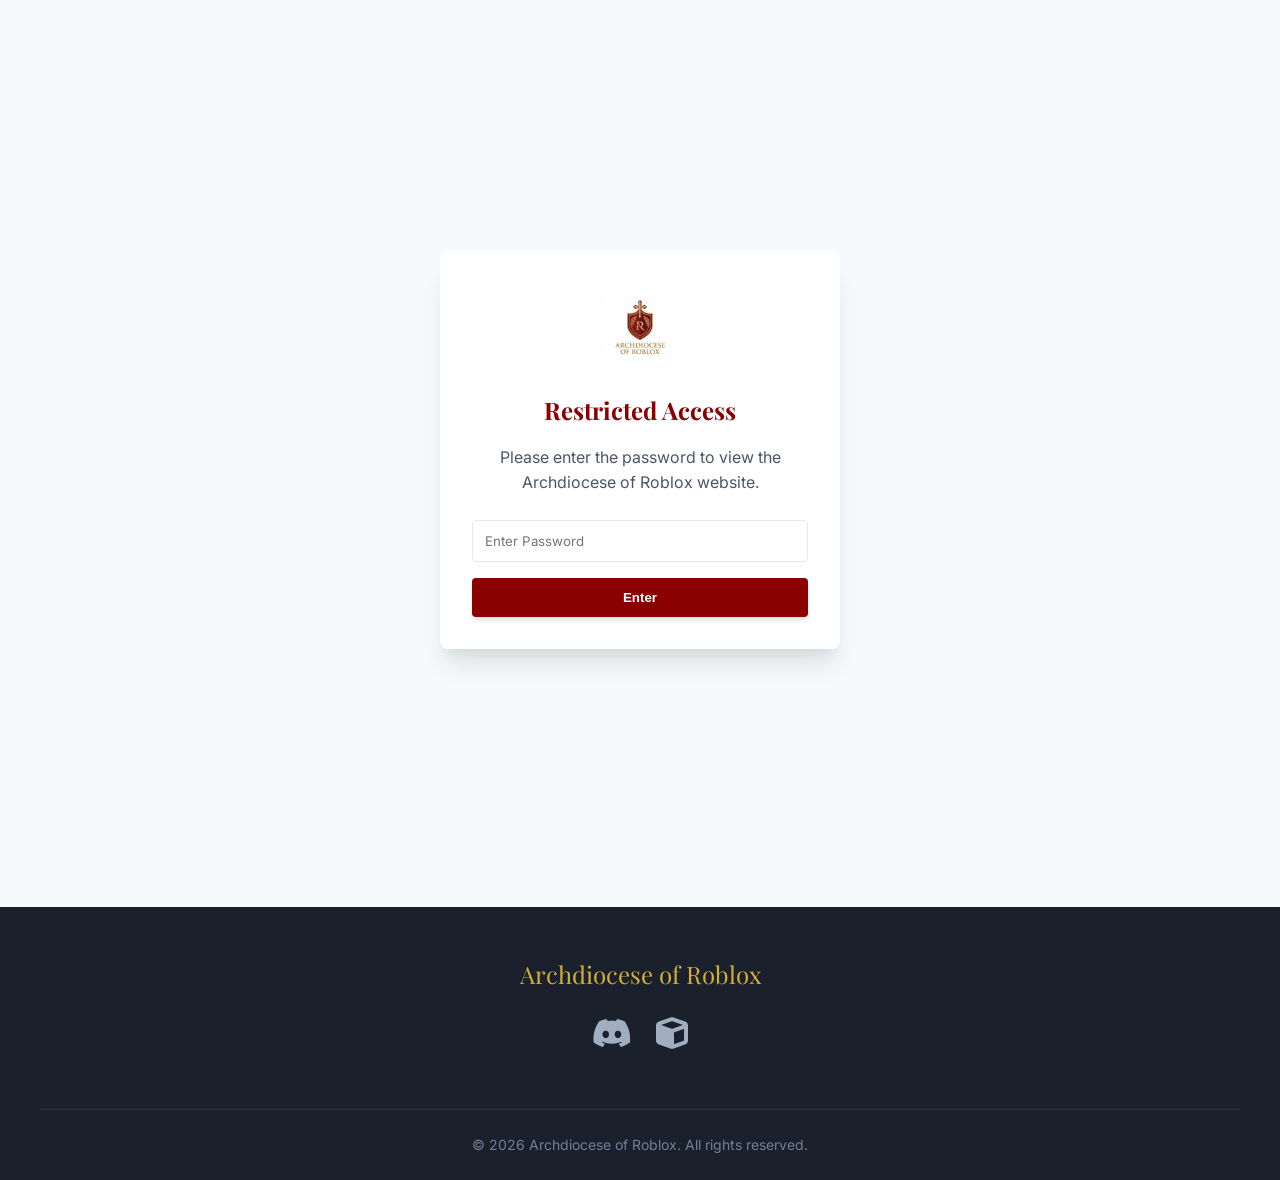
<file: about.html>
<!DOCTYPE html>
<html lang="en">
<head>
    <meta charset="UTF-8">
    <meta name="viewport" content="width=device-width, initial-scale=1.0">
    <title>About - Archdiocese of Roblox</title>
    <meta name="description" content="Learn about the Archdiocese of Roblox, our mission, history, and purpose within the community.">
    <link rel="stylesheet" href="styles.css">
    <link rel="stylesheet" href="https://cdnjs.cloudflare.com/ajax/libs/font-awesome/6.4.0/css/all.min.css">
</head>
<body>
    <header>
        <div class="nav-container">
            <div class="logo-container">
                <img src="assets/logo.png" alt="AOR Logo" class="logo-img">
                <span class="logo-text">Archdiocese of Roblox</span>
            </div>
            <button id="mobile-menu-btn" class="mobile-menu-btn">
                <i class="fas fa-bars"></i>
            </button>
            <nav>
                <ul class="nav-links" id="nav-links">
                    <li><a href="/">Home</a></li>
                    <li><a href="/about" class="active">About</a></li>
                    <li><a href="/leadership">Leadership</a></li>
                    <li><a href="/events">Events</a></li>
                    <li><a href="/groups">Groups</a></li>
                    <li><a href="/gallery">Gallery</a></li>
                    <li><a href="/contact">Contact</a></li>
                </ul>
            </nav>
        </div>
    </header>

    <main>
        <div class="fade-in">
            <h1 class="section-title">About the Archdiocese</h1>
            
            <div class="card" style="margin-bottom: 3rem;">
                <h2>Our Mission</h2>
                <p style="margin-bottom: 1rem;">The Archdiocese of Roblox (AOR) was established to provide a structured, organized, and faithful community within the Roblox platform. We aim to emulate a real-world diocesan structure, fostering a formal yet approachable environment for all members.</p>
                <p>Our core focus is on community engagement, spiritual growth in an online setting, and respectful communication. We bring together various affiliated groups to operate harmoniously under one united umbrella.</p>
            </div>

            <div class="grid-2">
                <div class="card">
                    <h3>What We Do</h3>
                    <ul style="list-style-position: inside; margin-top: 1rem;">
                        <li style="margin-bottom: 0.5rem;">Host structured events and ceremonies</li>
                        <li style="margin-bottom: 0.5rem;">Maintain organizational hierarchy and roles</li>
                        <li style="margin-bottom: 0.5rem;">Coordinate between various Catholic-themed Roblox groups</li>
                        <li style="margin-bottom: 0.5rem;">Foster a respectful community via our official Discord</li>
                    </ul>
                </div>
                <div class="card">
                    <h3>Our Values</h3>
                    <ul style="list-style-position: inside; margin-top: 1rem;">
                        <li style="margin-bottom: 0.5rem;"><strong>Reverence:</strong> Maintaining a formal and respectful atmosphere</li>
                        <li style="margin-bottom: 0.5rem;"><strong>Community:</strong> Building lasting bonds among members</li>
                        <li style="margin-bottom: 0.5rem;"><strong>Structure:</strong> Operating with clear guidelines and leadership</li>
                        <li style="margin-bottom: 0.5rem;"><strong>Inclusivity:</strong> Welcoming all who wish to participate respectfully</li>
                    </ul>
                </div>
            </div>
        </div>
    </main>

    <footer>
        <div class="footer-content">
            <div class="footer-logo">Archdiocese of Roblox</div>
            <div class="footer-links">
                <a href="#" target="_blank" aria-label="Discord"><i class="fab fa-discord fa-2x"></i></a>
                <a href="#" target="_blank" aria-label="Roblox Group"><i class="fas fa-cube fa-2x"></i></a>
            </div>
            <div class="footer-bottom">
                &copy; 2026 Archdiocese of Roblox. All rights reserved.
            </div>
        </div>
    </footer>

    <script src="script.js"></script>
</body>
</html>
</file>
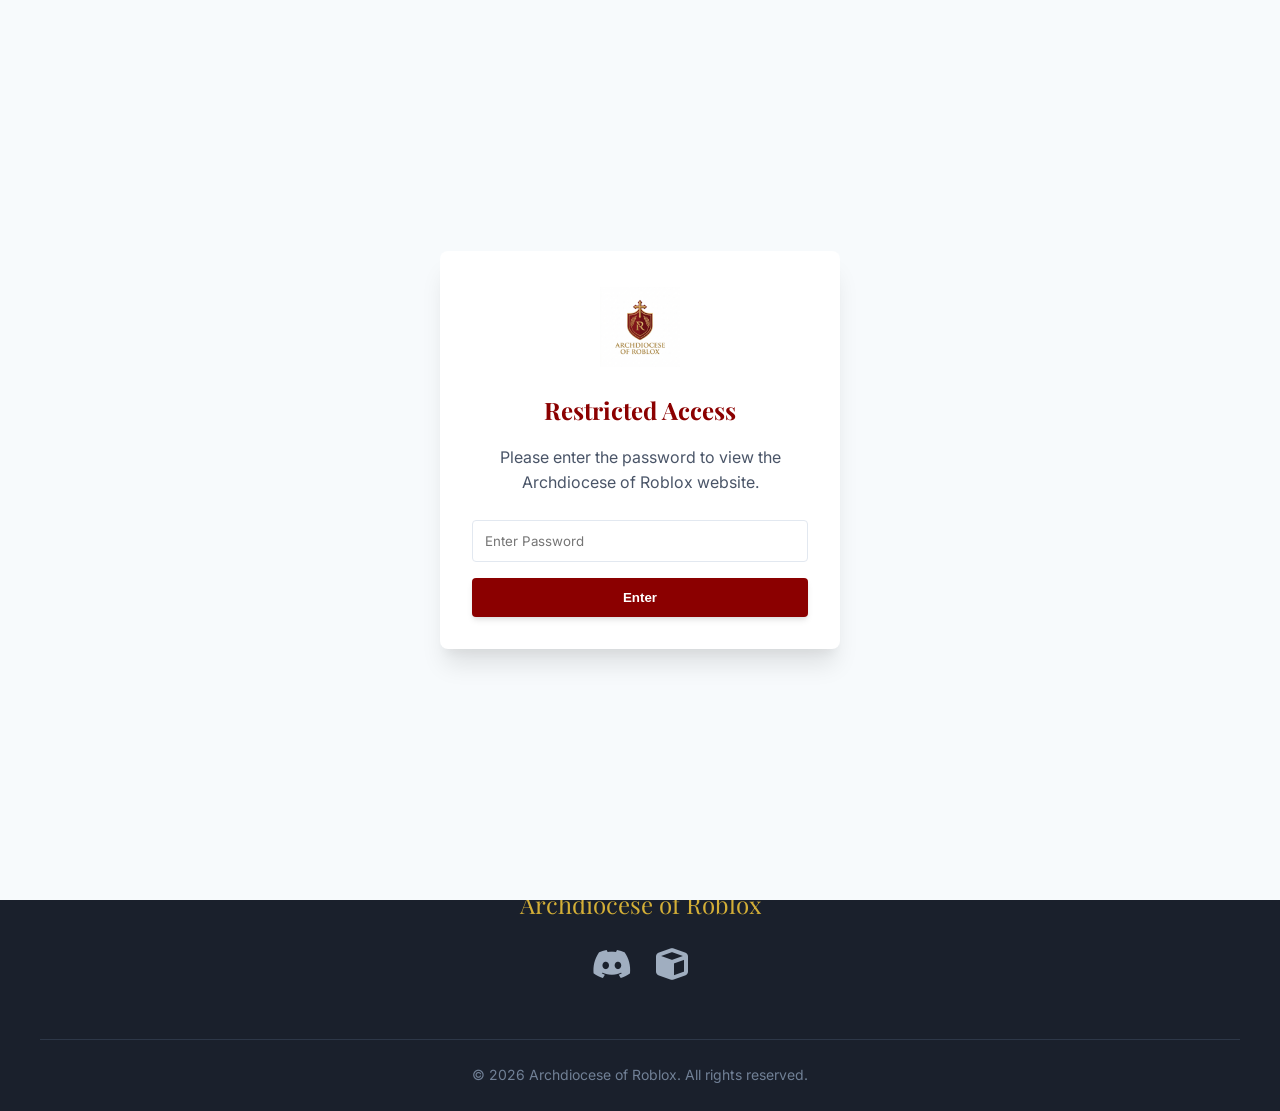
<file: contact.html>
<!DOCTYPE html>
<html lang="en">
<head>
    <meta charset="UTF-8">
    <meta name="viewport" content="width=device-width, initial-scale=1.0">
    <title>Contact - Archdiocese of Roblox</title>
    <meta name="description" content="Get in touch with the Archdiocese of Roblox. Join our Discord server for the fastest response.">
    <link rel="stylesheet" href="styles.css">
    <link rel="stylesheet" href="https://cdnjs.cloudflare.com/ajax/libs/font-awesome/6.4.0/css/all.min.css">
</head>
<body>
    <header>
        <div class="nav-container">
            <div class="logo-container">
                <img src="assets/logo.png" alt="AOR Logo" class="logo-img">
                <span class="logo-text">Archdiocese of Roblox</span>
            </div>
            <button id="mobile-menu-btn" class="mobile-menu-btn">
                <i class="fas fa-bars"></i>
            </button>
            <nav>
                <ul class="nav-links" id="nav-links">
                    <li><a href="/">Home</a></li>
                    <li><a href="/about">About</a></li>
                    <li><a href="/leadership">Leadership</a></li>
                    <li><a href="/events">Events</a></li>
                    <li><a href="/groups">Groups</a></li>
                    <li><a href="/gallery">Gallery</a></li>
                    <li><a href="/contact" class="active">Contact</a></li>
                </ul>
            </nav>
        </div>
    </header>

    <main>
        <div class="fade-in">
            <h1 class="section-title">Contact Us</h1>
            
            <div class="grid-2">
                <div class="card" style="text-align: center; display: flex; flex-direction: column; align-items: center; justify-content: center; padding: 4rem 2rem;">
                    <i class="fab fa-discord" style="font-size: 5rem; color: #5865F2; margin-bottom: 2rem;"></i>
                    <h2 style="margin-bottom: 1rem;">Join Our Discord</h2>
                    <p style="margin-bottom: 2rem;">Discord is our primary method of communication. It is required for all active members. Join to get announcements, chat with the community, and contact leadership.</p>
                    <a href="#" class="btn-primary" style="background-color: #5865F2; font-size: 1.1rem; padding: 1rem 2rem;"><i class="fab fa-discord"></i> Connect on Discord</a>
                </div>
                
                <div class="card">
                    <h2 style="margin-bottom: 1.5rem;">Other Inquiries</h2>
                    <p style="margin-bottom: 2rem;">If you do not have Discord or have a specific inquiry for the Archdiocesan Curia, please reach out via Roblox messages to our leadership accounts or use the official Roblox group wall.</p>
                    
                    <ul style="list-style: none;">
                        <li style="margin-bottom: 1.5rem; display: flex; align-items: flex-start; gap: 1rem;">
                            <i class="fas fa-cube" style="color: var(--cardinal-red); font-size: 1.5rem; margin-top: 0.25rem;"></i>
                            <div>
                                <h4 style="margin-bottom: 0.25rem;">Main Roblox Group</h4>
                                <a href="#">The Catholic Church (TCC)</a>
                            </div>
                        </li>
                        <li style="margin-bottom: 1.5rem; display: flex; align-items: flex-start; gap: 1rem;">
                            <i class="fas fa-envelope" style="color: var(--cardinal-red); font-size: 1.5rem; margin-top: 0.25rem;"></i>
                            <div>
                                <h4 style="margin-bottom: 0.25rem;">Direct Messaging</h4>
                                <p style="color: var(--slate-gray); font-size: 0.9rem;">Message an Auxiliary Bishop on Roblox.</p>
                            </div>
                        </li>
                    </ul>
                </div>
            </div>
        </div>
    </main>

    <footer>
        <div class="footer-content">
            <div class="footer-logo">Archdiocese of Roblox</div>
            <div class="footer-links">
                <a href="#" target="_blank" aria-label="Discord"><i class="fab fa-discord fa-2x"></i></a>
                <a href="#" target="_blank" aria-label="Roblox Group"><i class="fas fa-cube fa-2x"></i></a>
            </div>
            <div class="footer-bottom">
                &copy; 2026 Archdiocese of Roblox. All rights reserved.
            </div>
        </div>
    </footer>

    <script src="script.js"></script>
</body>
</html>
</file>
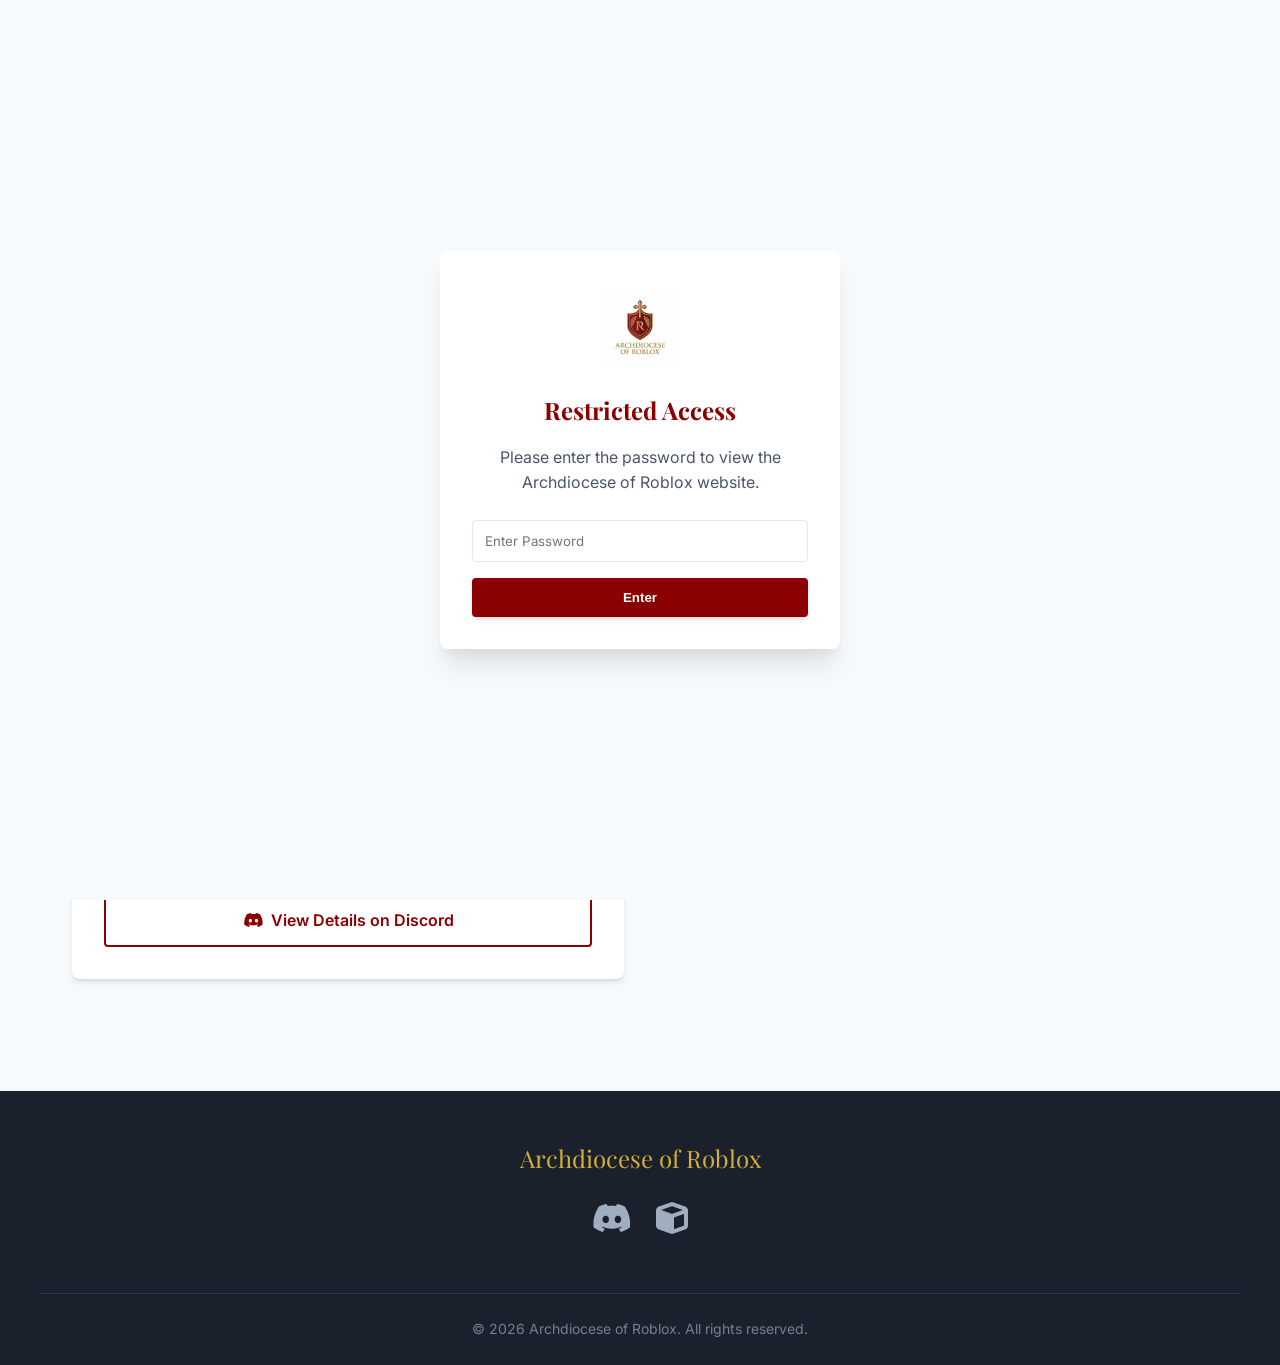
<file: events.html>
<!DOCTYPE html>
<html lang="en">
<head>
    <meta charset="UTF-8">
    <meta name="viewport" content="width=device-width, initial-scale=1.0">
    <title>Events - Archdiocese of Roblox</title>
    <meta name="description" content="Stay updated on all upcoming events, masses, and gatherings in the Archdiocese of Roblox.">
    <link rel="stylesheet" href="styles.css">
    <link rel="stylesheet" href="https://cdnjs.cloudflare.com/ajax/libs/font-awesome/6.4.0/css/all.min.css">
</head>
<body>
    <header>
        <div class="nav-container">
            <div class="logo-container">
                <img src="assets/logo.png" alt="AOR Logo" class="logo-img">
                <span class="logo-text">Archdiocese of Roblox</span>
            </div>
            <button id="mobile-menu-btn" class="mobile-menu-btn">
                <i class="fas fa-bars"></i>
            </button>
            <nav>
                <ul class="nav-links" id="nav-links">
                    <li><a href="/">Home</a></li>
                    <li><a href="/about">About</a></li>
                    <li><a href="/leadership">Leadership</a></li>
                    <li><a href="/events" class="active">Events</a></li>
                    <li><a href="/groups">Groups</a></li>
                    <li><a href="/gallery">Gallery</a></li>
                    <li><a href="/contact">Contact</a></li>
                </ul>
            </nav>
        </div>
    </header>

    <main>
        <div class="fade-in">
            <h1 class="section-title">Upcoming Events</h1>
            <p style="text-align: center; max-width: 800px; margin: 0 auto 3rem; color: var(--slate-gray);">Join us for our scheduled masses, meetings, and special ceremonies. All event times are posted in EST. Please join our Discord server for real-time updates and game links.</p>
            
            <div class="grid-2">
                <div class="card">
                    <div style="display: flex; justify-content: space-between; align-items: flex-start; margin-bottom: 1rem;">
                        <h3 style="margin-bottom: 0;">Sunday Mass</h3>
                        <span style="background-color: var(--light-gray); padding: 0.25rem 0.75rem; border-radius: 4px; font-size: 0.875rem; font-weight: 600; color: var(--cardinal-red);">Weekly</span>
                    </div>
                    <p style="color: var(--slate-gray); font-size: 0.9rem; margin-bottom: 1rem;"><i class="far fa-clock"></i> Sundays at 3:00 PM EST</p>
                    <p style="margin-bottom: 1.5rem;">Our primary weekly gathering. Join us at the main Cathedral for Sunday Mass celebrated by the Archbishop or designated clergy.</p>
                    <a href="#" class="btn-secondary" style="width: 100%;"><i class="fab fa-discord"></i> Get Game Link on Discord</a>
                </div>

                <div class="card">
                    <div style="display: flex; justify-content: space-between; align-items: flex-start; margin-bottom: 1rem;">
                        <h3 style="margin-bottom: 0;">Ordination Ceremony</h3>
                        <span style="background-color: var(--gold-light); padding: 0.25rem 0.75rem; border-radius: 4px; font-size: 0.875rem; font-weight: 600; color: #8B6914;">Special Event</span>
                    </div>
                    <p style="color: var(--slate-gray); font-size: 0.9rem; margin-bottom: 1rem;"><i class="far fa-clock"></i> May 15, 2026 at 5:00 PM EST</p>
                    <p style="margin-bottom: 1.5rem;">Witness the ordination of our newest priests and deacons. A formal ceremony requiring standard formal attire for all attendees.</p>
                    <a href="#" class="btn-secondary" style="width: 100%;"><i class="fab fa-discord"></i> RSVP on Discord</a>
                </div>

                <div class="card">
                    <div style="display: flex; justify-content: space-between; align-items: flex-start; margin-bottom: 1rem;">
                        <h3 style="margin-bottom: 0;">Knights of Columbus Meeting</h3>
                        <span style="background-color: var(--light-gray); padding: 0.25rem 0.75rem; border-radius: 4px; font-size: 0.875rem; font-weight: 600; color: var(--slate-gray);">Group Event</span>
                    </div>
                    <p style="color: var(--slate-gray); font-size: 0.9rem; margin-bottom: 1rem;"><i class="far fa-clock"></i> First Saturday of the Month, 2:00 PM EST</p>
                    <p style="margin-bottom: 1.5rem;">Monthly coordination meeting for all KOFC members. Prospective members are welcome to attend the public portion.</p>
                    <a href="#" class="btn-secondary" style="width: 100%;"><i class="fab fa-discord"></i> View Details on Discord</a>
                </div>
            </div>
        </div>
    </main>

    <footer>
        <div class="footer-content">
            <div class="footer-logo">Archdiocese of Roblox</div>
            <div class="footer-links">
                <a href="#" target="_blank" aria-label="Discord"><i class="fab fa-discord fa-2x"></i></a>
                <a href="#" target="_blank" aria-label="Roblox Group"><i class="fas fa-cube fa-2x"></i></a>
            </div>
            <div class="footer-bottom">
                &copy; 2026 Archdiocese of Roblox. All rights reserved.
            </div>
        </div>
    </footer>

    <script src="script.js"></script>
</body>
</html>
</file>
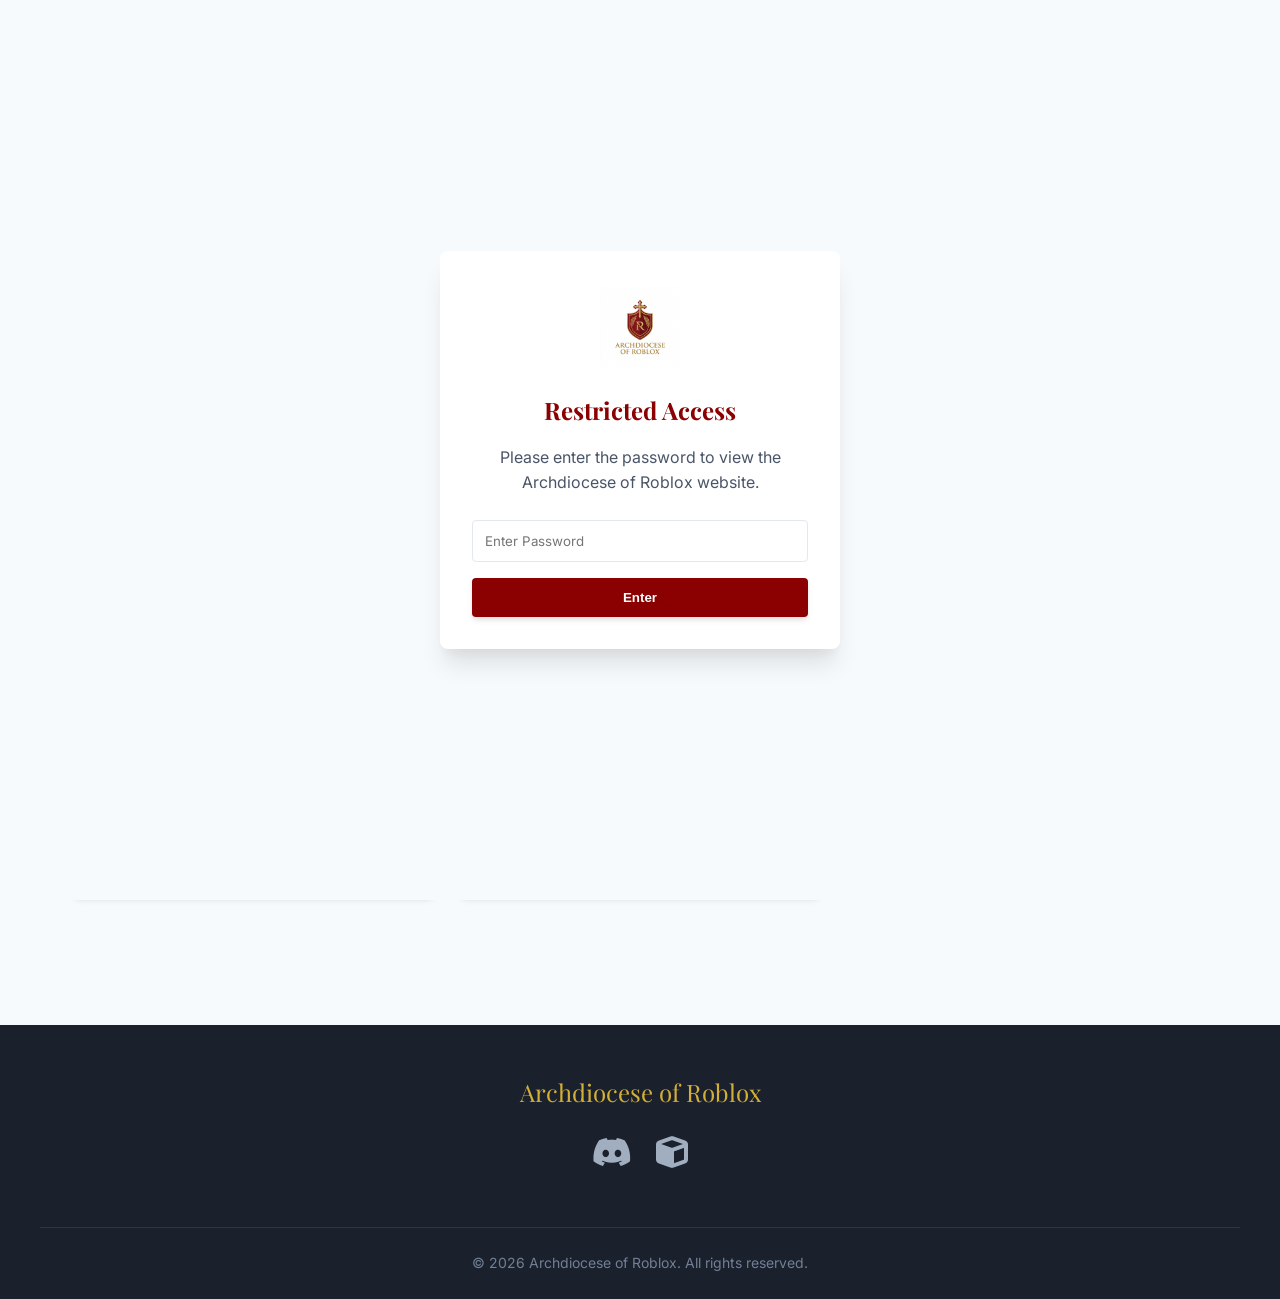
<file: gallery.html>
<!DOCTYPE html>
<html lang="en">
<head>
    <meta charset="UTF-8">
    <meta name="viewport" content="width=device-width, initial-scale=1.0">
    <title>Gallery - Archdiocese of Roblox</title>
    <meta name="description" content="View pictures and screenshots from the masses and events in the Archdiocese of Roblox.">
    <link rel="stylesheet" href="styles.css">
    <link rel="stylesheet" href="https://cdnjs.cloudflare.com/ajax/libs/font-awesome/6.4.0/css/all.min.css">
</head>
<body>
    <header>
        <div class="nav-container">
            <div class="logo-container">
                <img src="assets/logo.png" alt="AOR Logo" class="logo-img">
                <span class="logo-text">Archdiocese of Roblox</span>
            </div>
            <button id="mobile-menu-btn" class="mobile-menu-btn">
                <i class="fas fa-bars"></i>
            </button>
            <nav>
                <ul class="nav-links" id="nav-links">
                    <li><a href="/">Home</a></li>
                    <li><a href="/about">About</a></li>
                    <li><a href="/leadership">Leadership</a></li>
                    <li><a href="/events">Events</a></li>
                    <li><a href="/groups">Groups</a></li>
                    <li><a href="/gallery" class="active">Gallery</a></li>
                    <li><a href="/contact">Contact</a></li>
                </ul>
            </nav>
        </div>
    </header>

    <main>
        <div class="fade-in">
            <h1 class="section-title">Mass Pictures & Gallery</h1>
            <p style="text-align: center; max-width: 800px; margin: 0 auto 3rem; color: var(--slate-gray);">A collection of screenshots and moments captured during our beautiful masses, ordinations, and gatherings within the Archdiocese of Roblox.</p>
            
            <div class="gallery-grid">
                <div class="gallery-item card">
                    <img src="assets/gallery1.jpg" alt="Mass Image 1">
                </div>
                <div class="gallery-item card">
                    <img src="assets/gallery2.png" alt="Mass Image 2">
                </div>
                <div class="gallery-item card">
                    <img src="assets/gallery3.jpg" alt="Mass Image 3">
                </div>
                <div class="gallery-item card">
                    <img src="assets/gallery4.png" alt="Mass Image 4">
                </div>
                <div class="gallery-item card">
                    <img src="assets/gallery5.png" alt="Mass Image 5">
                </div>
            </div>
        </div>
    </main>

    <footer>
        <div class="footer-content">
            <div class="footer-logo">Archdiocese of Roblox</div>
            <div class="footer-links">
                <a href="#" target="_blank" aria-label="Discord"><i class="fab fa-discord fa-2x"></i></a>
                <a href="#" target="_blank" aria-label="Roblox Group"><i class="fas fa-cube fa-2x"></i></a>
            </div>
            <div class="footer-bottom">
                &copy; 2026 Archdiocese of Roblox. All rights reserved.
            </div>
        </div>
    </footer>

    <script src="script.js"></script>
</body>
</html>
</file>
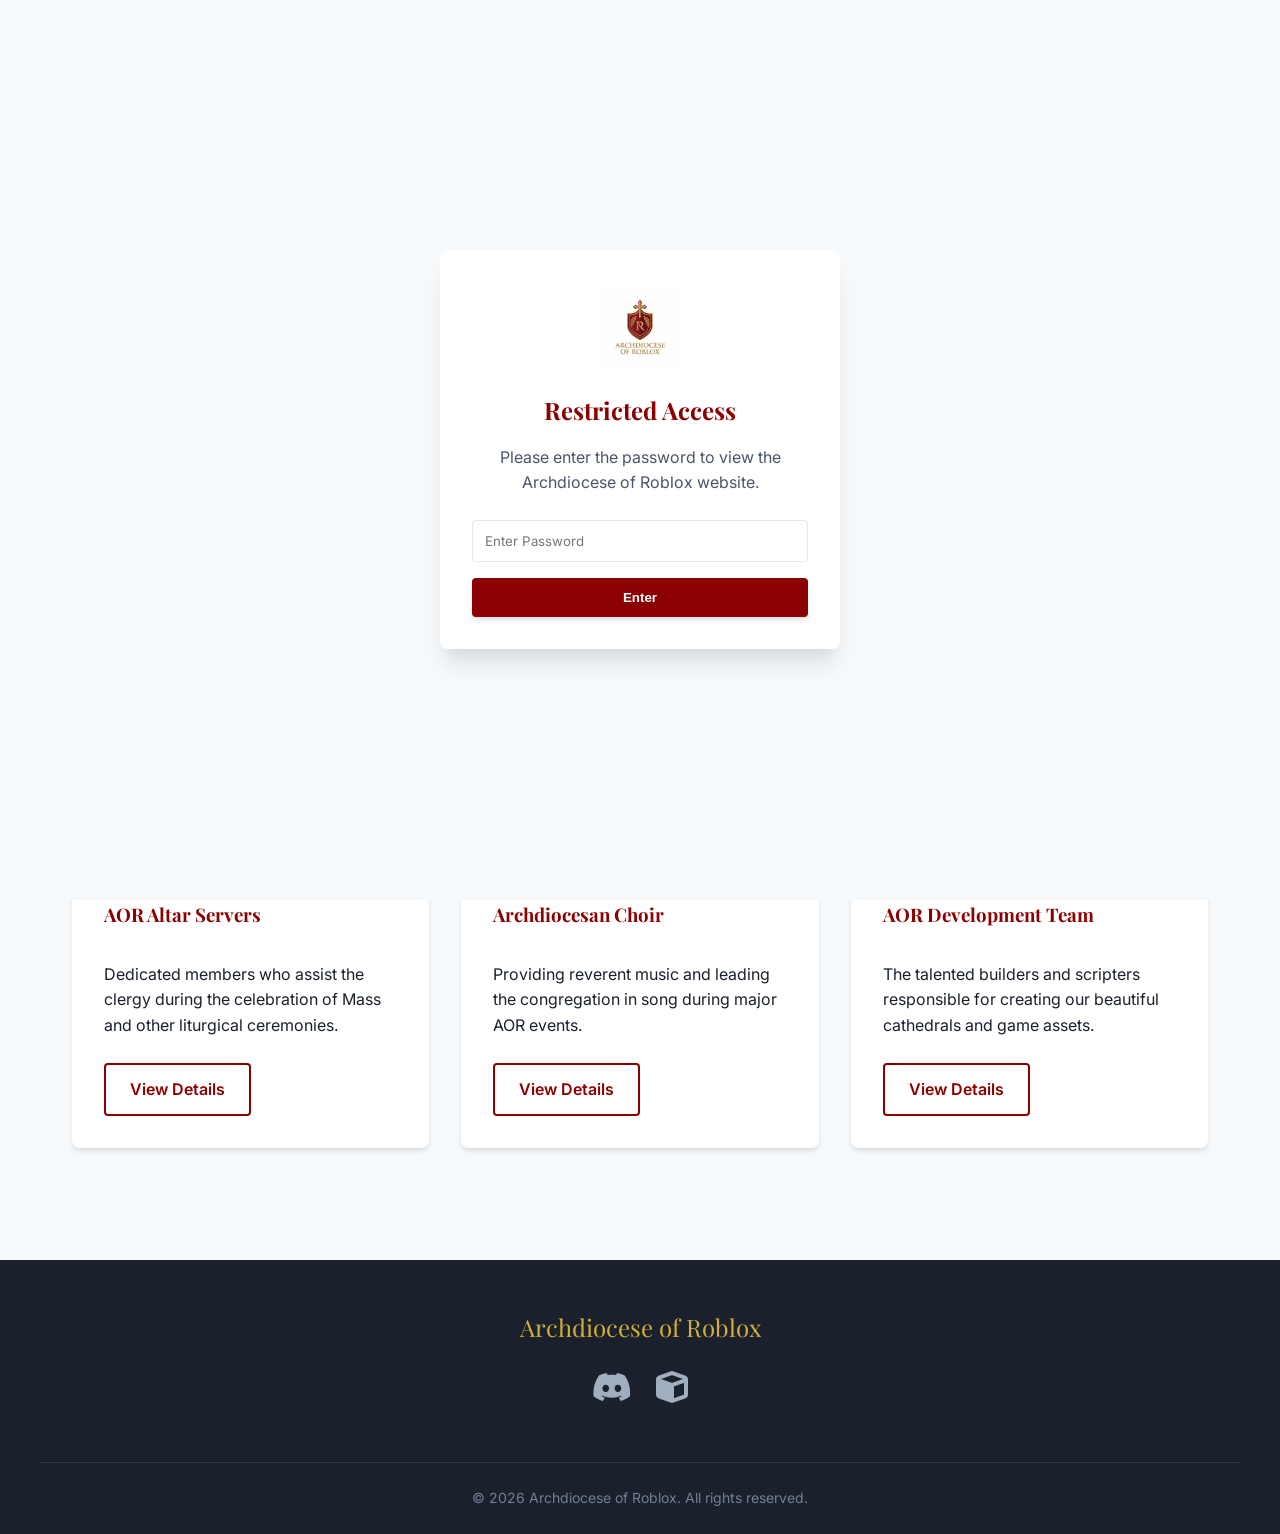
<file: groups.html>
<!DOCTYPE html>
<html lang="en">
<head>
    <meta charset="UTF-8">
    <meta name="viewport" content="width=device-width, initial-scale=1.0">
    <title>Groups - Archdiocese of Roblox</title>
    <meta name="description" content="View all official groups affiliated with the Archdiocese of Roblox, including The Catholic Church and Knights of Columbus.">
    <link rel="stylesheet" href="styles.css">
    <link rel="stylesheet" href="https://cdnjs.cloudflare.com/ajax/libs/font-awesome/6.4.0/css/all.min.css">
</head>
<body>
    <header>
        <div class="nav-container">
            <div class="logo-container">
                <img src="assets/logo.png" alt="AOR Logo" class="logo-img">
                <span class="logo-text">Archdiocese of Roblox</span>
            </div>
            <button id="mobile-menu-btn" class="mobile-menu-btn">
                <i class="fas fa-bars"></i>
            </button>
            <nav>
                <ul class="nav-links" id="nav-links">
                    <li><a href="/">Home</a></li>
                    <li><a href="/about">About</a></li>
                    <li><a href="/leadership">Leadership</a></li>
                    <li><a href="/events">Events</a></li>
                    <li><a href="/groups" class="active">Groups</a></li>
                    <li><a href="/gallery">Gallery</a></li>
                    <li><a href="/contact">Contact</a></li>
                </ul>
            </nav>
        </div>
    </header>

    <main>
        <div class="fade-in">
            <h1 class="section-title">Official AOR Groups</h1>
            <p style="text-align: center; max-width: 800px; margin: 0 auto 3rem; color: var(--slate-gray);">The Archdiocese of Roblox oversees several official groups. Joining these groups on Roblox is the best way to get involved in our community.</p>
            
            <h2 class="tier-title">Primary Groups</h2>
            <div class="grid-2" style="margin-bottom: 4rem;">
                <div class="card group-card" style="border-top-color: var(--gold); border-top-width: 4px;">
                    <h3><i class="fas fa-church" style="color: var(--gold); margin-right: 0.5rem;"></i> The Catholic Church (TCC)</h3>
                    <p style="margin: 1rem 0;">The primary group of the Archdiocese. This is where all main masses, ceremonies, and official communications take place. All members of the AOR must be a member of this main Roblox group.</p>
                    <a href="#" class="btn-primary" target="_blank"><i class="fas fa-external-link-alt"></i> View on Roblox</a>
                </div>

                <div class="card group-card" style="border-top-color: var(--cardinal-red); border-top-width: 4px;">
                    <h3><i class="fas fa-shield-alt" style="color: var(--cardinal-red); margin-right: 0.5rem;"></i> Knights of Columbus (KOFC)</h3>
                    <p style="margin: 1rem 0;">A fraternal service order within the AOR. The Knights of Columbus focus on charity, unity, and fraternity, providing honor guards for ceremonies and organizing community service events.</p>
                    <a href="#" class="btn-primary" target="_blank"><i class="fas fa-external-link-alt"></i> View on Roblox</a>
                </div>
            </div>

            <h2 class="tier-title">Affiliated Ministries</h2>
            <div class="grid-3">
                <div class="card group-card">
                    <h3>AOR Altar Servers</h3>
                    <p style="margin: 1rem 0 1.5rem;">Dedicated members who assist the clergy during the celebration of Mass and other liturgical ceremonies.</p>
                    <a href="#" class="btn-secondary" target="_blank">View Details</a>
                </div>
                <div class="card group-card">
                    <h3>Archdiocesan Choir</h3>
                    <p style="margin: 1rem 0 1.5rem;">Providing reverent music and leading the congregation in song during major AOR events.</p>
                    <a href="#" class="btn-secondary" target="_blank">View Details</a>
                </div>
                <div class="card group-card">
                    <h3>AOR Development Team</h3>
                    <p style="margin: 1rem 0 1.5rem;">The talented builders and scripters responsible for creating our beautiful cathedrals and game assets.</p>
                    <a href="#" class="btn-secondary" target="_blank">View Details</a>
                </div>
            </div>
        </div>
    </main>

    <footer>
        <div class="footer-content">
            <div class="footer-logo">Archdiocese of Roblox</div>
            <div class="footer-links">
                <a href="#" target="_blank" aria-label="Discord"><i class="fab fa-discord fa-2x"></i></a>
                <a href="#" target="_blank" aria-label="Roblox Group"><i class="fas fa-cube fa-2x"></i></a>
            </div>
            <div class="footer-bottom">
                &copy; 2026 Archdiocese of Roblox. All rights reserved.
            </div>
        </div>
    </footer>

    <script src="script.js"></script>
</body>
</html>
</file>
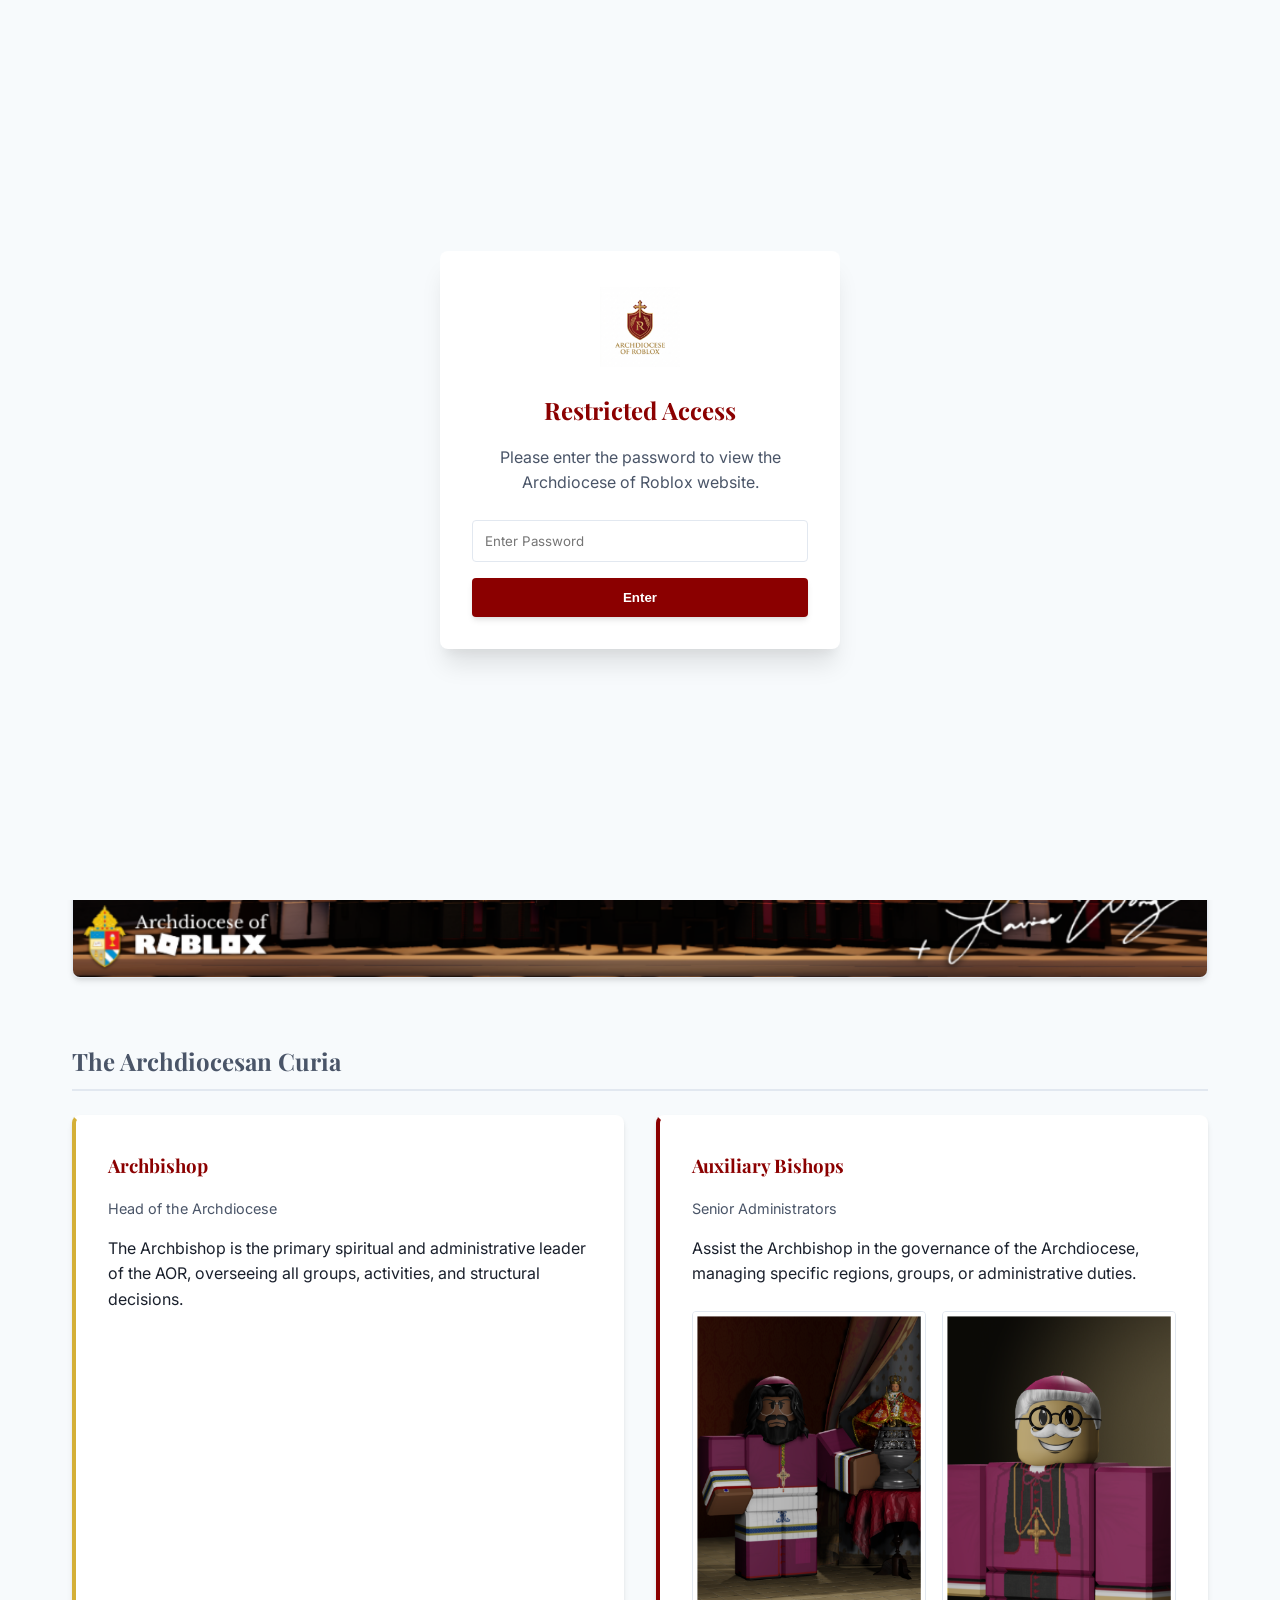
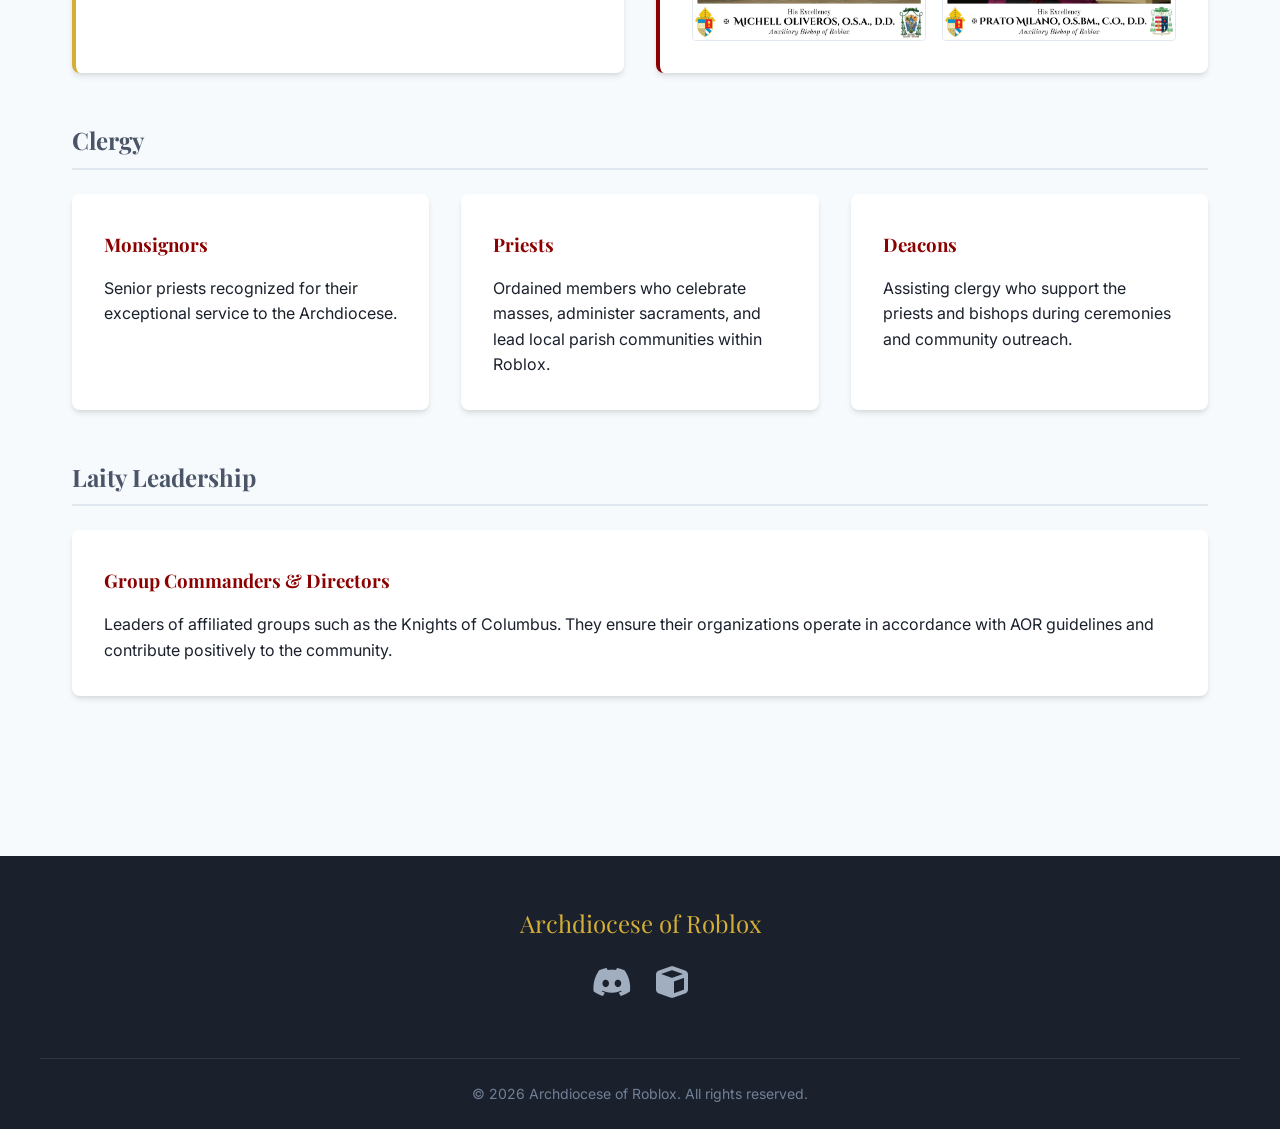
<file: leadership.html>
<!DOCTYPE html>
<html lang="en">
<head>
    <meta charset="UTF-8">
    <meta name="viewport" content="width=device-width, initial-scale=1.0">
    <title>Leadership - Archdiocese of Roblox</title>
    <meta name="description" content="View the leadership structure and hierarchy of the Archdiocese of Roblox.">
    <link rel="stylesheet" href="styles.css">
    <link rel="stylesheet" href="https://cdnjs.cloudflare.com/ajax/libs/font-awesome/6.4.0/css/all.min.css">
</head>
<body>
    <header>
        <div class="nav-container">
            <div class="logo-container">
                <img src="assets/logo.png" alt="AOR Logo" class="logo-img">
                <span class="logo-text">Archdiocese of Roblox</span>
            </div>
            <button id="mobile-menu-btn" class="mobile-menu-btn">
                <i class="fas fa-bars"></i>
            </button>
            <nav>
                <ul class="nav-links" id="nav-links">
                    <li><a href="/">Home</a></li>
                    <li><a href="/about">About</a></li>
                    <li><a href="/leadership" class="active">Leadership</a></li>
                    <li><a href="/events">Events</a></li>
                    <li><a href="/groups">Groups</a></li>
                    <li><a href="/gallery">Gallery</a></li>
                    <li><a href="/contact">Contact</a></li>
                </ul>
            </nav>
        </div>
    </header>

    <main>
        <div class="fade-in">
            <h1 class="section-title">Leadership & Structure</h1>
            <p style="text-align: center; max-width: 800px; margin: 0 auto 3rem; color: var(--slate-gray);">The Archdiocese operates under a clear, organized hierarchy to ensure smooth administration, reverent ceremonies, and active community engagement.</p>
            
            <div style="margin-bottom: 4rem; border-radius: 8px; overflow: hidden; box-shadow: var(--shadow); border: 1px solid var(--border-color);">
                <img src="assets/clergy2025.png" alt="2025 Annual Clergy Photo" style="width: 100%; height: auto; display: block;">
            </div>
            <div class="leadership-tier">
                <h2 class="tier-title">The Archdiocesan Curia</h2>
                <div class="grid-2">
                    <div class="card" style="border-left: 4px solid var(--gold);">
                        <h3>Archbishop</h3>
                        <p style="color: var(--slate-gray); font-size: 0.9rem; margin-bottom: 1rem;">Head of the Archdiocese</p>
                        <p>The Archbishop is the primary spiritual and administrative leader of the AOR, overseeing all groups, activities, and structural decisions.</p>
                    </div>
                    <div class="card" style="border-left: 4px solid var(--cardinal-red);">
                        <h3>Auxiliary Bishops</h3>
                        <p style="color: var(--slate-gray); font-size: 0.9rem; margin-bottom: 1rem;">Senior Administrators</p>
                        <p>Assist the Archbishop in the governance of the Archdiocese, managing specific regions, groups, or administrative duties.</p>
                        <div style="display: grid; grid-template-columns: 1fr 1fr; gap: 1rem; margin-top: 1.5rem;">
                            <img src="assets/bishop1.png" alt="Auxiliary Bishop Michell Oliveros" style="width: 100%; border-radius: 4px; border: 1px solid var(--border-color);">
                            <img src="assets/bishop2.png" alt="Auxiliary Bishop Prato Milano" style="width: 100%; border-radius: 4px; border: 1px solid var(--border-color);">
                        </div>
                    </div>
                </div>
            </div>

            <div class="leadership-tier">
                <h2 class="tier-title">Clergy</h2>
                <div class="grid-3">
                    <div class="card">
                        <h3>Monsignors</h3>
                        <p>Senior priests recognized for their exceptional service to the Archdiocese.</p>
                    </div>
                    <div class="card">
                        <h3>Priests</h3>
                        <p>Ordained members who celebrate masses, administer sacraments, and lead local parish communities within Roblox.</p>
                    </div>
                    <div class="card">
                        <h3>Deacons</h3>
                        <p>Assisting clergy who support the priests and bishops during ceremonies and community outreach.</p>
                    </div>
                </div>
            </div>

            <div class="leadership-tier">
                <h2 class="tier-title">Laity Leadership</h2>
                <div class="card">
                    <h3>Group Commanders & Directors</h3>
                    <p>Leaders of affiliated groups such as the Knights of Columbus. They ensure their organizations operate in accordance with AOR guidelines and contribute positively to the community.</p>
                </div>
            </div>
        </div>
    </main>

    <footer>
        <div class="footer-content">
            <div class="footer-logo">Archdiocese of Roblox</div>
            <div class="footer-links">
                <a href="#" target="_blank" aria-label="Discord"><i class="fab fa-discord fa-2x"></i></a>
                <a href="#" target="_blank" aria-label="Roblox Group"><i class="fas fa-cube fa-2x"></i></a>
            </div>
            <div class="footer-bottom">
                &copy; 2026 Archdiocese of Roblox. All rights reserved.
            </div>
        </div>
    </footer>

    <script src="script.js"></script>
</body>
</html>
</file>
<file: styles.css>
/* styles.css */
@import url('https://fonts.googleapis.com/css2?family=Inter:wght@400;500;600&family=Playfair+Display:wght@600;700&display=swap');

:root {
    --cardinal-red: #8B0000;
    --cardinal-red-light: #A52A2A;
    --gold: #D4AF37;
    --gold-light: #F1E5AC;
    --slate-gray: #4A5568;
    --light-gray: #F7FAFC;
    --white: #FFFFFF;
    --black: #1A202C;
    --border-color: #E2E8F0;
    --shadow: 0 4px 6px -1px rgba(0, 0, 0, 0.1), 0 2px 4px -1px rgba(0, 0, 0, 0.06);
    --transition: all 0.3s ease;
}

* {
    margin: 0;
    padding: 0;
    box-sizing: border-box;
}

body {
    font-family: 'Inter', sans-serif;
    color: var(--black);
    background-color: var(--light-gray);
    line-height: 1.6;
    display: flex;
    flex-direction: column;
    min-height: 100vh;
}

h1, h2, h3, h4, h5, h6 {
    font-family: 'Playfair Display', serif;
    color: var(--cardinal-red);
    margin-bottom: 1rem;
}

a {
    text-decoration: none;
    color: var(--cardinal-red);
    transition: var(--transition);
}

a:hover {
    color: var(--cardinal-red-light);
}

/* Header & Navigation */
header {
    background-color: var(--white);
    box-shadow: var(--shadow);
    position: sticky;
    top: 0;
    z-index: 100;
}

.nav-container {
    max-width: 1200px;
    margin: 0 auto;
    padding: 1rem 2rem;
    display: flex;
    justify-content: space-between;
    align-items: center;
}

.logo-container {
    display: flex;
    align-items: center;
    gap: 1rem;
}

.logo-img {
    height: 50px;
    width: auto;
}

.logo-text {
    font-family: 'Playfair Display', serif;
    font-size: 1.5rem;
    font-weight: 700;
    color: var(--cardinal-red);
}

.nav-links {
    display: flex;
    gap: 2rem;
    list-style: none;
}

.nav-links a {
    color: var(--slate-gray);
    font-weight: 500;
    font-size: 1rem;
    position: relative;
}

.nav-links a::after {
    content: '';
    position: absolute;
    width: 0;
    height: 2px;
    bottom: -4px;
    left: 0;
    background-color: var(--gold);
    transition: var(--transition);
}

.nav-links a:hover::after,
.nav-links a.active::after {
    width: 100%;
}

.nav-links a:hover,
.nav-links a.active {
    color: var(--cardinal-red);
}

.btn-primary {
    background-color: var(--cardinal-red);
    color: var(--white);
    padding: 0.75rem 1.5rem;
    border-radius: 4px;
    font-weight: 600;
    border: none;
    cursor: pointer;
    display: inline-flex;
    align-items: center;
    justify-content: center;
    gap: 0.5rem;
    box-shadow: var(--shadow);
}

.btn-primary:hover {
    background-color: var(--cardinal-red-light);
    color: var(--white);
    transform: translateY(-2px);
}

.btn-secondary {
    background-color: transparent;
    color: var(--cardinal-red);
    padding: 0.75rem 1.5rem;
    border-radius: 4px;
    font-weight: 600;
    border: 2px solid var(--cardinal-red);
    cursor: pointer;
    display: inline-flex;
    align-items: center;
    justify-content: center;
    gap: 0.5rem;
}

.btn-secondary:hover {
    background-color: var(--cardinal-red);
    color: var(--white);
}

.mobile-menu-btn {
    display: none;
    background: none;
    border: none;
    font-size: 1.5rem;
    color: var(--cardinal-red);
    cursor: pointer;
}

/* Main Layout */
main {
    flex: 1;
    max-width: 1200px;
    margin: 0 auto;
    padding: 3rem 2rem;
    width: 100%;
}

/* Sections */
.section-title {
    text-align: center;
    font-size: 2.5rem;
    margin-bottom: 3rem;
    position: relative;
    padding-bottom: 1rem;
}

.section-title::after {
    content: '';
    position: absolute;
    width: 60px;
    height: 4px;
    bottom: 0;
    left: 50%;
    transform: translateX(-50%);
    background-color: var(--gold);
    border-radius: 2px;
}

/* Grid Layouts */
.grid-2 {
    display: grid;
    grid-template-columns: repeat(2, 1fr);
    gap: 2rem;
}

.grid-3 {
    display: grid;
    grid-template-columns: repeat(3, 1fr);
    gap: 2rem;
}

/* Cards */
.card {
    background-color: var(--white);
    border-radius: 8px;
    padding: 2rem;
    box-shadow: var(--shadow);
    transition: var(--transition);
    border-top: 4px solid transparent;
}

.card:hover {
    transform: translateY(-5px);
    border-top-color: var(--gold);
    box-shadow: 0 10px 15px -3px rgba(0, 0, 0, 0.1), 0 4px 6px -2px rgba(0, 0, 0, 0.05);
}

/* Hero Section */
.hero {
    text-align: center;
    padding: 5rem 2rem;
    background: linear-gradient(rgba(255, 255, 255, 0.9), rgba(255, 255, 255, 0.9)), url('assets/hero-pattern.svg') center/cover;
    border-radius: 12px;
    margin-bottom: 4rem;
    box-shadow: var(--shadow);
    border: 1px solid var(--border-color);
}

.hero h1 {
    font-size: 3.5rem;
    margin-bottom: 1.5rem;
}

.hero p {
    font-size: 1.25rem;
    color: var(--slate-gray);
    max-width: 800px;
    margin: 0 auto 2rem;
}

.hero .cta-buttons {
    display: flex;
    justify-content: center;
    gap: 1rem;
}

/* Footer */
footer {
    background-color: var(--black);
    color: var(--white);
    padding: 3rem 2rem 1.5rem;
    margin-top: 4rem;
}

.footer-content {
    max-width: 1200px;
    margin: 0 auto;
    display: flex;
    flex-direction: column;
    align-items: center;
    text-align: center;
    gap: 1.5rem;
}

.footer-logo {
    font-family: 'Playfair Display', serif;
    font-size: 1.5rem;
    color: var(--gold);
}

.footer-links {
    display: flex;
    gap: 1.5rem;
}

.footer-links a {
    color: #A0AEC0;
}

.footer-links a:hover {
    color: var(--white);
}

.footer-bottom {
    margin-top: 2rem;
    padding-top: 1.5rem;
    border-top: 1px solid #2D3748;
    color: #718096;
    font-size: 0.875rem;
    width: 100%;
    text-align: center;
}

/* Animations */
.fade-in {
    opacity: 0;
    transform: translateY(20px);
    transition: opacity 0.6s ease-out, transform 0.6s ease-out;
}

.fade-in.visible {
    opacity: 1;
    transform: translateY(0);
}

/* Specific Page Styles */

/* Hierarchy/Leadership */
.leadership-tier {
    margin-bottom: 3rem;
}

.tier-title {
    color: var(--slate-gray);
    border-bottom: 2px solid var(--border-color);
    padding-bottom: 0.5rem;
    margin-bottom: 1.5rem;
}

/* Groups */
.group-card {
    display: flex;
    flex-direction: column;
    height: 100%;
}
.group-card .btn-secondary {
    margin-top: auto;
    align-self: flex-start;
}

/* Gallery Layout */
.gallery-grid {
    display: grid;
    grid-template-columns: repeat(auto-fill, minmax(300px, 1fr));
    gap: 1.5rem;
    padding: 1rem 0;
}

.gallery-item {
    padding: 0;
    overflow: hidden;
    height: 250px;
}

.gallery-item img {
    width: 100%;
    height: 100%;
    object-fit: cover;
    transition: transform 0.3s ease;
}

.gallery-item:hover img {
    transform: scale(1.05);
}

/* Media Queries */
@media (max-width: 768px) {
    .nav-links {
        display: none;
        flex-direction: column;
        position: absolute;
        top: 100%;
        left: 0;
        right: 0;
        background-color: var(--white);
        padding: 2rem;
        box-shadow: 0 4px 6px -1px rgba(0, 0, 0, 0.1);
    }

    .nav-links.active {
        display: flex;
    }

    .mobile-menu-btn {
        display: block;
    }

    .hero h1 {
        font-size: 2.5rem;
    }

    .grid-2, .grid-3 {
        grid-template-columns: 1fr;
    }
}

/* Password Overlay */
#password-overlay {
    position: fixed;
    top: 0;
    left: 0;
    width: 100%;
    height: 100%;
    background-color: var(--light-gray);
    z-index: 999999;
    display: flex;
    justify-content: center;
    align-items: center;
    padding: 2rem;
}
.password-container {
    max-width: 400px;
    width: 100%;
    text-align: center;
    box-shadow: 0 20px 25px -5px rgba(0, 0, 0, 0.1), 0 10px 10px -5px rgba(0, 0, 0, 0.04);
}
</file>
